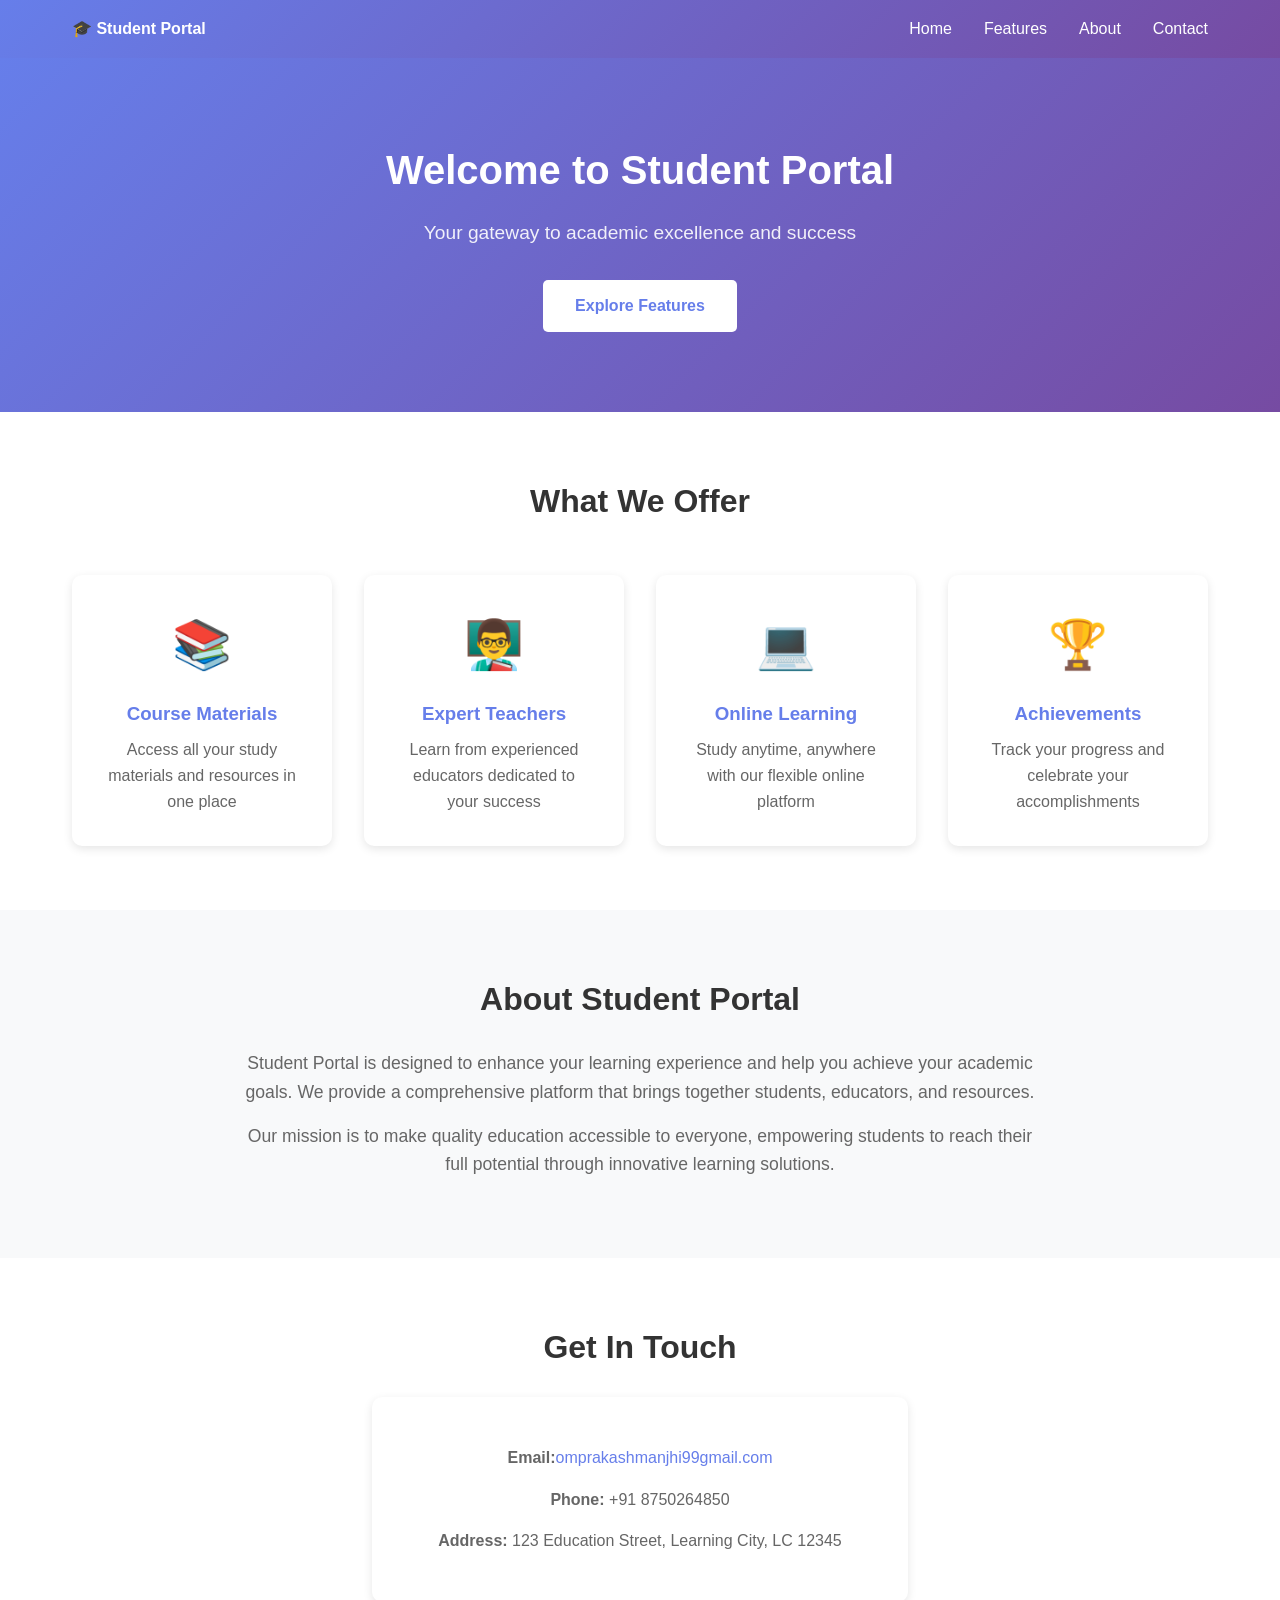
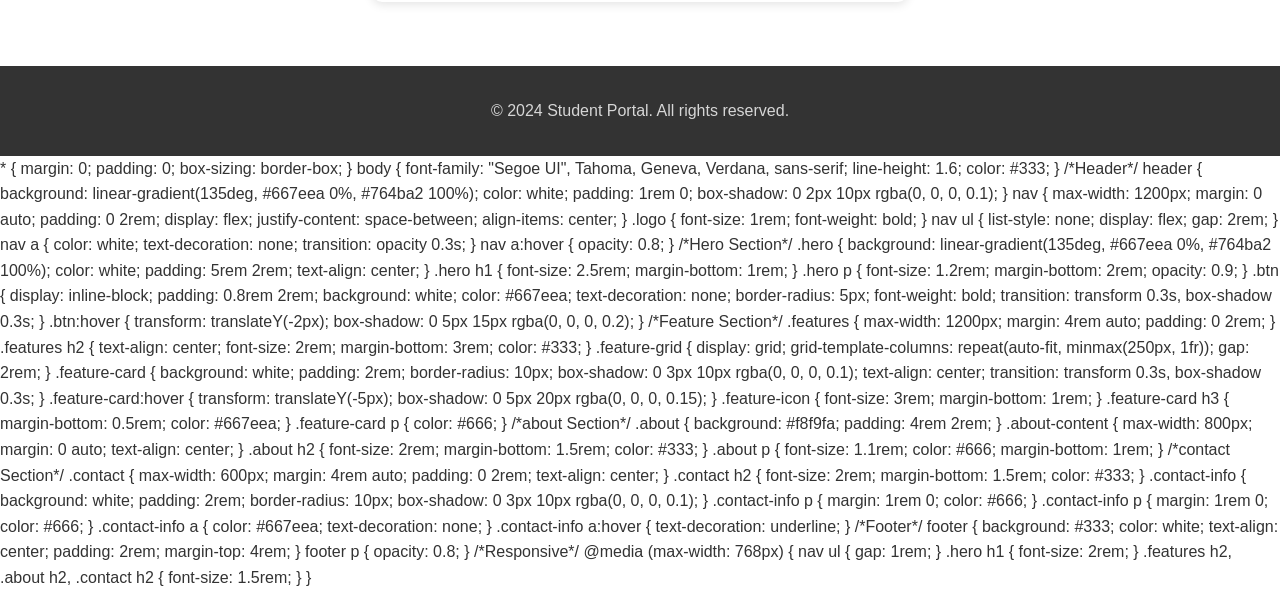
<file: index.html>
<!doctype html>
<html lang="en">
  <head>
    <meta charset="UTF-8" />
    <meta name="viewport" content="width=device-width, initial-scale=1.0" />
    <title>Student PortFolio</title>
    <link rel="stylesheet" href="style.css" />
  </head>
  <body>
    <!-- Header Start -->
    <header>
      <nav>
        <div class="logo">🎓 Student Portal</div>
        <ul>
          <li><a href="#home">Home</a></li>
          <li><a href="#features">Features</a></li>
          <li><a href="#about">About</a></li>
          <li><a href="#contact">Contact</a></li>
        </ul>
      </nav>
    </header>
    <!-- header Section End -->

    <!-- Hero Section Start -->
    <section id="home" class="hero">
      <h1>Welcome to Student Portal</h1>
      <p>Your gateway to academic excellence and success</p>
      <a href="#features" class="btn">Explore Features</a>
    </section>
    <!-- hero Section End -->

    <!-- Features Section Start -->
    <section id="features" class="features">
      <h2>What We Offer</h2>
      <div class="feature-grid">
        <div class="feature-card">
          <div class="feature-icon">📚</div>
          <h3>Course Materials</h3>
          <p>Access all your study materials and resources in one place</p>
        </div>
        <div class="feature-card">
          <div class="feature-icon">👨‍🏫</div>
          <h3>Expert Teachers</h3>
          <p>Learn from experienced educators dedicated to your success</p>
        </div>
        <div class="feature-card">
          <div class="feature-icon">💻</div>
          <h3>Online Learning</h3>
          <p>Study anytime, anywhere with our flexible online platform</p>
        </div>
        <div class="feature-card">
          <div class="feature-icon">🏆</div>
          <h3>Achievements</h3>
          <p>Track your progress and celebrate your accomplishments</p>
        </div>
      </div>
    </section>
    <!-- Feature Section End -->

    <!-- About Section Start -->
    <section id="about" class="about">
      <div class="about-content">
        <h2>About Student Portal</h2>
        <p>
          Student Portal is designed to enhance your learning experience and
          help you achieve your academic goals. We provide a comprehensive
          platform that brings together students, educators, and resources.
        </p>
        <p>
          Our mission is to make quality education accessible to everyone,
          empowering students to reach their full potential through innovative
          learning solutions.
        </p>
      </div>
    </section>
    <!-- About Section end -->
    <!-- contact Section Start -->
    <section id="contact" class="contact">
      <h2>Get In Touch</h2>
      <div class="contact-info">
        <p>
          <strong>Email:</strong
          ><a href="mailto:omprakash99@gmail.com"
            >omprakashmanjhi99gmail.com</a
          >
        </p>
        <p><strong>Phone:</strong> +91 8750264850</p>
        <p>
          <strong>Address:</strong> 123 Education Street, Learning City, LC
          12345
        </p>
      </div>
    </section>
    <!-- contact Section End -->

    <!-- Footer Section Start -->
    <footer>
      <p>&copy; 2024 Student Portal. All rights reserved.</p>
    </footer>
  </body>
</html>
* {
  margin: 0;
  padding: 0;
  box-sizing: border-box;
}
body {
  font-family: "Segoe UI", Tahoma, Geneva, Verdana, sans-serif;
  line-height: 1.6;
  color: #333;
}
/*Header*/
header {
  background: linear-gradient(135deg, #667eea 0%, #764ba2 100%);
  color: white;
  padding: 1rem 0;
  box-shadow: 0 2px 10px rgba(0, 0, 0, 0.1);
}
nav {
  max-width: 1200px;
  margin: 0 auto;
  padding: 0 2rem;
  display: flex;
  justify-content: space-between;
  align-items: center;
}
.logo {
  font-size: 1rem;
  font-weight: bold;
}
nav ul {
  list-style: none;
  display: flex;
  gap: 2rem;
}
nav a {
  color: white;
  text-decoration: none;
  transition: opacity 0.3s;
}
nav a:hover {
  opacity: 0.8;
}
/*Hero Section*/
.hero {
  background: linear-gradient(135deg, #667eea 0%, #764ba2 100%);
  color: white;
  padding: 5rem 2rem;
  text-align: center;
}
.hero h1 {
  font-size: 2.5rem;
  margin-bottom: 1rem;
}
.hero p {
  font-size: 1.2rem;
  margin-bottom: 2rem;
  opacity: 0.9;
}
.btn {
  display: inline-block;
  padding: 0.8rem 2rem;
  background: white;
  color: #667eea;
  text-decoration: none;
  border-radius: 5px;
  font-weight: bold;
  transition:
    transform 0.3s,
    box-shadow 0.3s;
}
.btn:hover {
  transform: translateY(-2px);
  box-shadow: 0 5px 15px rgba(0, 0, 0, 0.2);
}
/*Feature Section*/
.features {
  max-width: 1200px;
  margin: 4rem auto;
  padding: 0 2rem;
}
.features h2 {
  text-align: center;
  font-size: 2rem;
  margin-bottom: 3rem;
  color: #333;
}
.feature-grid {
  display: grid;
  grid-template-columns: repeat(auto-fit, minmax(250px, 1fr));
  gap: 2rem;
}
.feature-card {
  background: white;
  padding: 2rem;
  border-radius: 10px;
  box-shadow: 0 3px 10px rgba(0, 0, 0, 0.1);
  text-align: center;
  transition:
    transform 0.3s,
    box-shadow 0.3s;
}
.feature-card:hover {
  transform: translateY(-5px);
  box-shadow: 0 5px 20px rgba(0, 0, 0, 0.15);
}
.feature-icon {
  font-size: 3rem;
  margin-bottom: 1rem;
}
.feature-card h3 {
  margin-bottom: 0.5rem;
  color: #667eea;
}
.feature-card p {
  color: #666;
}
/*about Section*/
.about {
  background: #f8f9fa;
  padding: 4rem 2rem;
}
.about-content {
  max-width: 800px;
  margin: 0 auto;
  text-align: center;
}
.about h2 {
  font-size: 2rem;
  margin-bottom: 1.5rem;
  color: #333;
}
.about p {
  font-size: 1.1rem;
  color: #666;
  margin-bottom: 1rem;
}
/*contact Section*/
.contact {
  max-width: 600px;
  margin: 4rem auto;
  padding: 0 2rem;
  text-align: center;
}
.contact h2 {
  font-size: 2rem;
  margin-bottom: 1.5rem;
  color: #333;
}
.contact-info {
  background: white;
  padding: 2rem;
  border-radius: 10px;
  box-shadow: 0 3px 10px rgba(0, 0, 0, 0.1);
}
.contact-info p {
  margin: 1rem 0;
  color: #666;
}
.contact-info p {
  margin: 1rem 0;
  color: #666;
}
.contact-info a {
  color: #667eea;
  text-decoration: none;
}
.contact-info a:hover {
  text-decoration: underline;
}
/*Footer*/
footer {
  background: #333;
  color: white;
  text-align: center;
  padding: 2rem;
  margin-top: 4rem;
}
footer p {
  opacity: 0.8;
}
/*Responsive*/
@media (max-width: 768px) {
  nav ul {
    gap: 1rem;
  }
  .hero h1 {
    font-size: 2rem;
  }
  .features h2,
  .about h2,
  .contact h2 {
    font-size: 1.5rem;
  }
}
</file>
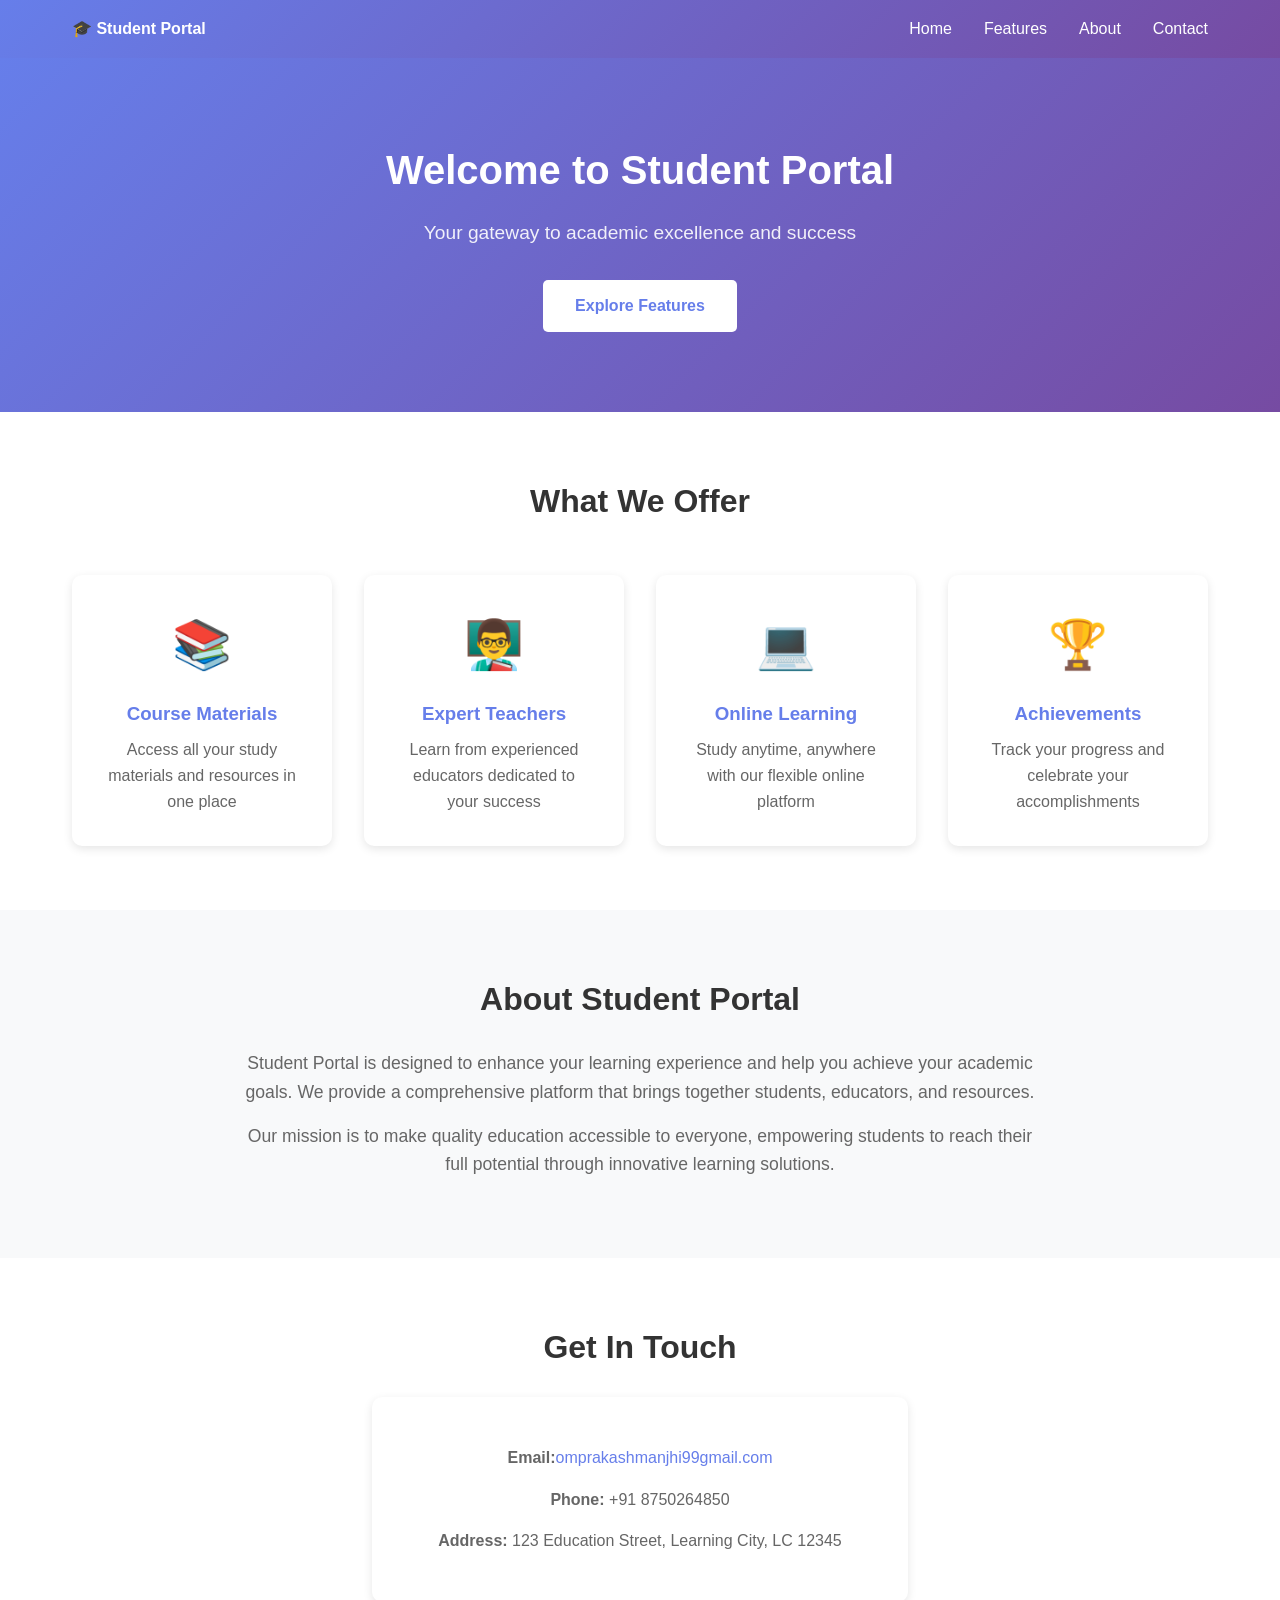
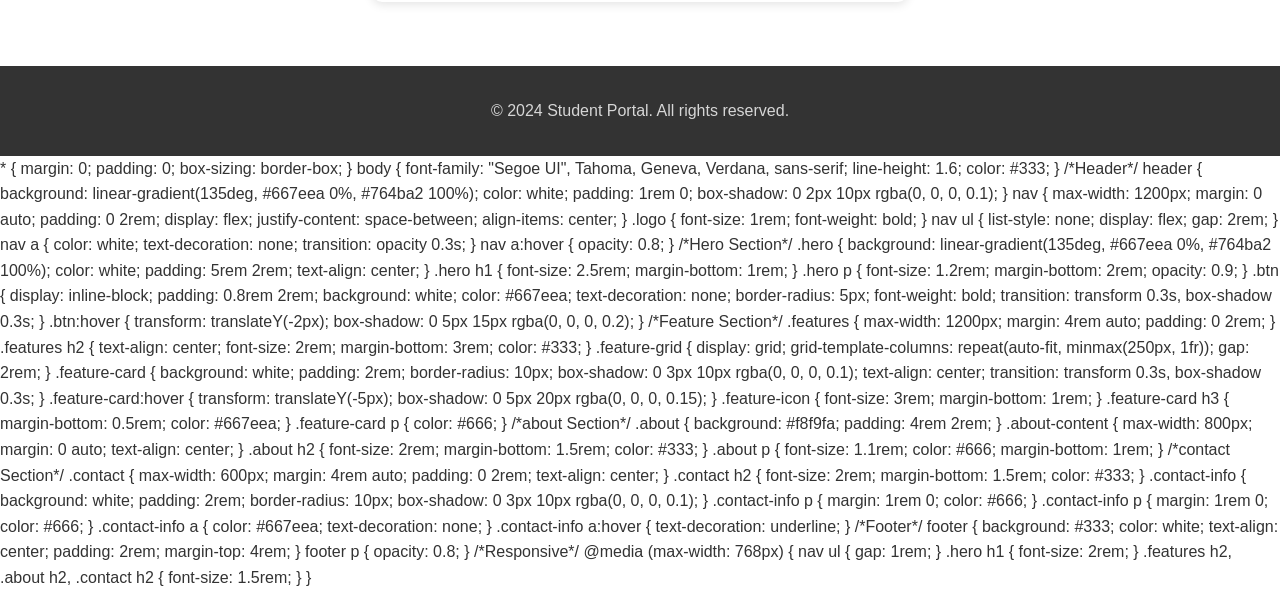
<file: firstclass.html>
<!doctype html>
<html lang="en">
  <head>
    <meta charset="UTF-8" />
    <meta name="viewport" content="width=device-width, initial-scale=1.0" />
    <title>Student PortFolio</title>
    <link rel="stylesheet" href="style.css" />
  </head>
  <body>
    <!-- Header Start -->
    <header>
      <nav>
        <div class="logo">🎓 Student Portal</div>
        <ul>
          <li><a href="#home">Home</a></li>
          <li><a href="#features">Features</a></li>
          <li><a href="#about">About</a></li>
          <li><a href="#contact">Contact</a></li>
        </ul>
      </nav>
    </header>
    <!-- header Section End -->

    <!-- Hero Section Start -->
    <section id="home" class="hero">
      <h1>Welcome to Student Portal</h1>
      <p>Your gateway to academic excellence and success</p>
      <a href="#features" class="btn">Explore Features</a>
    </section>
    <!-- hero Section End -->

    <!-- Features Section Start -->
    <section id="features" class="features">
      <h2>What We Offer</h2>
      <div class="feature-grid">
        <div class="feature-card">
          <div class="feature-icon">📚</div>
          <h3>Course Materials</h3>
          <p>Access all your study materials and resources in one place</p>
        </div>
        <div class="feature-card">
          <div class="feature-icon">👨‍🏫</div>
          <h3>Expert Teachers</h3>
          <p>Learn from experienced educators dedicated to your success</p>
        </div>
        <div class="feature-card">
          <div class="feature-icon">💻</div>
          <h3>Online Learning</h3>
          <p>Study anytime, anywhere with our flexible online platform</p>
        </div>
        <div class="feature-card">
          <div class="feature-icon">🏆</div>
          <h3>Achievements</h3>
          <p>Track your progress and celebrate your accomplishments</p>
        </div>
      </div>
    </section>
    <!-- Feature Section End -->

    <!-- About Section Start -->
    <section id="about" class="about">
      <div class="about-content">
        <h2>About Student Portal</h2>
        <p>
          Student Portal is designed to enhance your learning experience and
          help you achieve your academic goals. We provide a comprehensive
          platform that brings together students, educators, and resources.
        </p>
        <p>
          Our mission is to make quality education accessible to everyone,
          empowering students to reach their full potential through innovative
          learning solutions.
        </p>
      </div>
    </section>
    <!-- About Section end -->
    <!-- contact Section Start -->
    <section id="contact" class="contact">
      <h2>Get In Touch</h2>
      <div class="contact-info">
        <p>
          <strong>Email:</strong
          ><a href="mailto:omprakash99@gmail.com"
            >omprakashmanjhi99gmail.com</a
          >
        </p>
        <p><strong>Phone:</strong> +91 8750264850</p>
        <p>
          <strong>Address:</strong> 123 Education Street, Learning City, LC
          12345
        </p>
      </div>
    </section>
    <!-- contact Section End -->

    <!-- Footer Section Start -->
    <footer>
      <p>&copy; 2024 Student Portal. All rights reserved.</p>
    </footer>
  </body>
</html>
* {
  margin: 0;
  padding: 0;
  box-sizing: border-box;
}
body {
  font-family: "Segoe UI", Tahoma, Geneva, Verdana, sans-serif;
  line-height: 1.6;
  color: #333;
}
/*Header*/
header {
  background: linear-gradient(135deg, #667eea 0%, #764ba2 100%);
  color: white;
  padding: 1rem 0;
  box-shadow: 0 2px 10px rgba(0, 0, 0, 0.1);
}
nav {
  max-width: 1200px;
  margin: 0 auto;
  padding: 0 2rem;
  display: flex;
  justify-content: space-between;
  align-items: center;
}
.logo {
  font-size: 1rem;
  font-weight: bold;
}
nav ul {
  list-style: none;
  display: flex;
  gap: 2rem;
}
nav a {
  color: white;
  text-decoration: none;
  transition: opacity 0.3s;
}
nav a:hover {
  opacity: 0.8;
}
/*Hero Section*/
.hero {
  background: linear-gradient(135deg, #667eea 0%, #764ba2 100%);
  color: white;
  padding: 5rem 2rem;
  text-align: center;
}
.hero h1 {
  font-size: 2.5rem;
  margin-bottom: 1rem;
}
.hero p {
  font-size: 1.2rem;
  margin-bottom: 2rem;
  opacity: 0.9;
}
.btn {
  display: inline-block;
  padding: 0.8rem 2rem;
  background: white;
  color: #667eea;
  text-decoration: none;
  border-radius: 5px;
  font-weight: bold;
  transition:
    transform 0.3s,
    box-shadow 0.3s;
}
.btn:hover {
  transform: translateY(-2px);
  box-shadow: 0 5px 15px rgba(0, 0, 0, 0.2);
}
/*Feature Section*/
.features {
  max-width: 1200px;
  margin: 4rem auto;
  padding: 0 2rem;
}
.features h2 {
  text-align: center;
  font-size: 2rem;
  margin-bottom: 3rem;
  color: #333;
}
.feature-grid {
  display: grid;
  grid-template-columns: repeat(auto-fit, minmax(250px, 1fr));
  gap: 2rem;
}
.feature-card {
  background: white;
  padding: 2rem;
  border-radius: 10px;
  box-shadow: 0 3px 10px rgba(0, 0, 0, 0.1);
  text-align: center;
  transition:
    transform 0.3s,
    box-shadow 0.3s;
}
.feature-card:hover {
  transform: translateY(-5px);
  box-shadow: 0 5px 20px rgba(0, 0, 0, 0.15);
}
.feature-icon {
  font-size: 3rem;
  margin-bottom: 1rem;
}
.feature-card h3 {
  margin-bottom: 0.5rem;
  color: #667eea;
}
.feature-card p {
  color: #666;
}
/*about Section*/
.about {
  background: #f8f9fa;
  padding: 4rem 2rem;
}
.about-content {
  max-width: 800px;
  margin: 0 auto;
  text-align: center;
}
.about h2 {
  font-size: 2rem;
  margin-bottom: 1.5rem;
  color: #333;
}
.about p {
  font-size: 1.1rem;
  color: #666;
  margin-bottom: 1rem;
}
/*contact Section*/
.contact {
  max-width: 600px;
  margin: 4rem auto;
  padding: 0 2rem;
  text-align: center;
}
.contact h2 {
  font-size: 2rem;
  margin-bottom: 1.5rem;
  color: #333;
}
.contact-info {
  background: white;
  padding: 2rem;
  border-radius: 10px;
  box-shadow: 0 3px 10px rgba(0, 0, 0, 0.1);
}
.contact-info p {
  margin: 1rem 0;
  color: #666;
}
.contact-info p {
  margin: 1rem 0;
  color: #666;
}
.contact-info a {
  color: #667eea;
  text-decoration: none;
}
.contact-info a:hover {
  text-decoration: underline;
}
/*Footer*/
footer {
  background: #333;
  color: white;
  text-align: center;
  padding: 2rem;
  margin-top: 4rem;
}
footer p {
  opacity: 0.8;
}
/*Responsive*/
@media (max-width: 768px) {
  nav ul {
    gap: 1rem;
  }
  .hero h1 {
    font-size: 2rem;
  }
  .features h2,
  .about h2,
  .contact h2 {
    font-size: 1.5rem;
  }
}
</file>
<file: style.css>
* {
  margin: 0;
  padding: 0;
  box-sizing: border-box;
}
body {
  font-family: "Segoe UI", Tahoma, Geneva, Verdana, sans-serif;
  line-height: 1.6;
  color: #333;
}
/*Header*/
header {
  background: linear-gradient(135deg, #667eea 0%, #764ba2 100%);
  color: white;
  padding: 1rem 0;
  box-shadow: 0 2px 10px rgba(0, 0, 0, 0.1);
}
nav {
  max-width: 1200px;
  margin: 0 auto;
  padding: 0 2rem;
  display: flex;
  justify-content: space-between;
  align-items: center;
}
.logo {
  font-size: 1rem;
  font-weight: bold;
}
nav ul {
  list-style: none;
  display: flex;
  gap: 2rem;
}
nav a {
  color: white;
  text-decoration: none;
  transition: opacity 0.3s;
}
nav a:hover {
  opacity: 0.8;
}
/*Hero Section*/
.hero {
  background: linear-gradient(135deg, #667eea 0%, #764ba2 100%);
  color: white;
  padding: 5rem 2rem;
  text-align: center;
}
.hero h1 {
  font-size: 2.5rem;
  margin-bottom: 1rem;
}
.hero p {
  font-size: 1.2rem;
  margin-bottom: 2rem;
  opacity: 0.9;
}
.btn {
  display: inline-block;
  padding: 0.8rem 2rem;
  background: white;
  color: #667eea;
  text-decoration: none;
  border-radius: 5px;
  font-weight: bold;
  transition:
    transform 0.3s,
    box-shadow 0.3s;
}
.btn:hover {
  transform: translateY(-2px);
  box-shadow: 0 5px 15px rgba(0, 0, 0, 0.2);
}
/*Feature Section*/
.features {
  max-width: 1200px;
  margin: 4rem auto;
  padding: 0 2rem;
}
.features h2 {
  text-align: center;
  font-size: 2rem;
  margin-bottom: 3rem;
  color: #333;
}
.feature-grid {
  display: grid;
  grid-template-columns: repeat(auto-fit, minmax(250px, 1fr));
  gap: 2rem;
}
.feature-card {
  background: white;
  padding: 2rem;
  border-radius: 10px;
  box-shadow: 0 3px 10px rgba(0, 0, 0, 0.1);
  text-align: center;
  transition:
    transform 0.3s,
    box-shadow 0.3s;
}
.feature-card:hover {
  transform: translateY(-5px);
  box-shadow: 0 5px 20px rgba(0, 0, 0, 0.15);
}
.feature-icon {
  font-size: 3rem;
  margin-bottom: 1rem;
}
.feature-card h3 {
  margin-bottom: 0.5rem;
  color: #667eea;
}
.feature-card p {
  color: #666;
}
/*about Section*/
.about {
  background: #f8f9fa;
  padding: 4rem 2rem;
}
.about-content {
  max-width: 800px;
  margin: 0 auto;
  text-align: center;
}
.about h2 {
  font-size: 2rem;
  margin-bottom: 1.5rem;
  color: #333;
}
.about p {
  font-size: 1.1rem;
  color: #666;
  margin-bottom: 1rem;
}
/*contact Section*/
.contact {
  max-width: 600px;
  margin: 4rem auto;
  padding: 0 2rem;
  text-align: center;
}
.contact h2 {
  font-size: 2rem;
  margin-bottom: 1.5rem;
  color: #333;
}
.contact-info {
  background: white;
  padding: 2rem;
  border-radius: 10px;
  box-shadow: 0 3px 10px rgba(0, 0, 0, 0.1);
}
.contact-info p {
  margin: 1rem 0;
  color: #666;
}
.contact-info p {
  margin: 1rem 0;
  color: #666;
}
.contact-info a {
  color: #667eea;
  text-decoration: none;
}
.contact-info a:hover {
  text-decoration: underline;
}
/*Footer*/
footer {
  background: #333;
  color: white;
  text-align: center;
  padding: 2rem;
  margin-top: 4rem;
}
footer p {
  opacity: 0.8;
}
/*Responsive*/
@media (max-width: 768px) {
  nav ul {
    gap: 1rem;
  }
  .hero h1 {
    font-size: 2rem;
  }
  .features h2,
  .about h2,
  .contact h2 {
    font-size: 1.5rem;
  }
}
</file>
